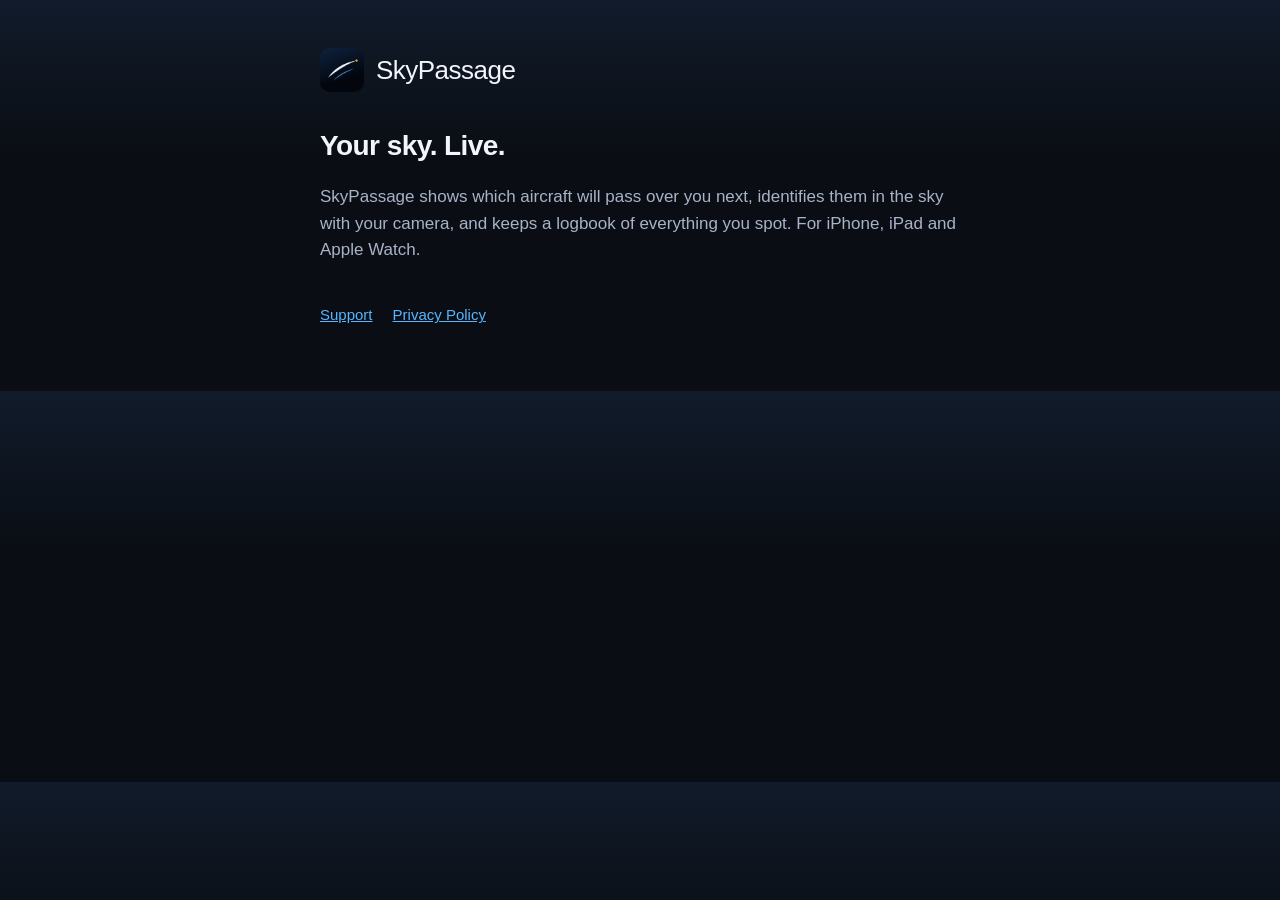
<file: index.html>
<!doctype html>
<html lang="en">
<head>
<meta charset="utf-8"><meta name="viewport" content="width=device-width, initial-scale=1">
<title>SkyPassage</title>
<link rel="stylesheet" href="style.css"><link rel="icon" href="icon.png">
</head>
<body><main>
<header><img src="icon.png" alt=""><span>SkyPassage</span></header>
<h1>Your sky. Live.</h1>
<p>SkyPassage shows which aircraft will pass over you next, identifies them in the sky with your camera, and keeps a logbook of everything you spot. For iPhone, iPad and Apple Watch.</p>
<nav><a href="support.html">Support</a><a href="privacy.html">Privacy Policy</a></nav>
</main></body>
</html>
</file>
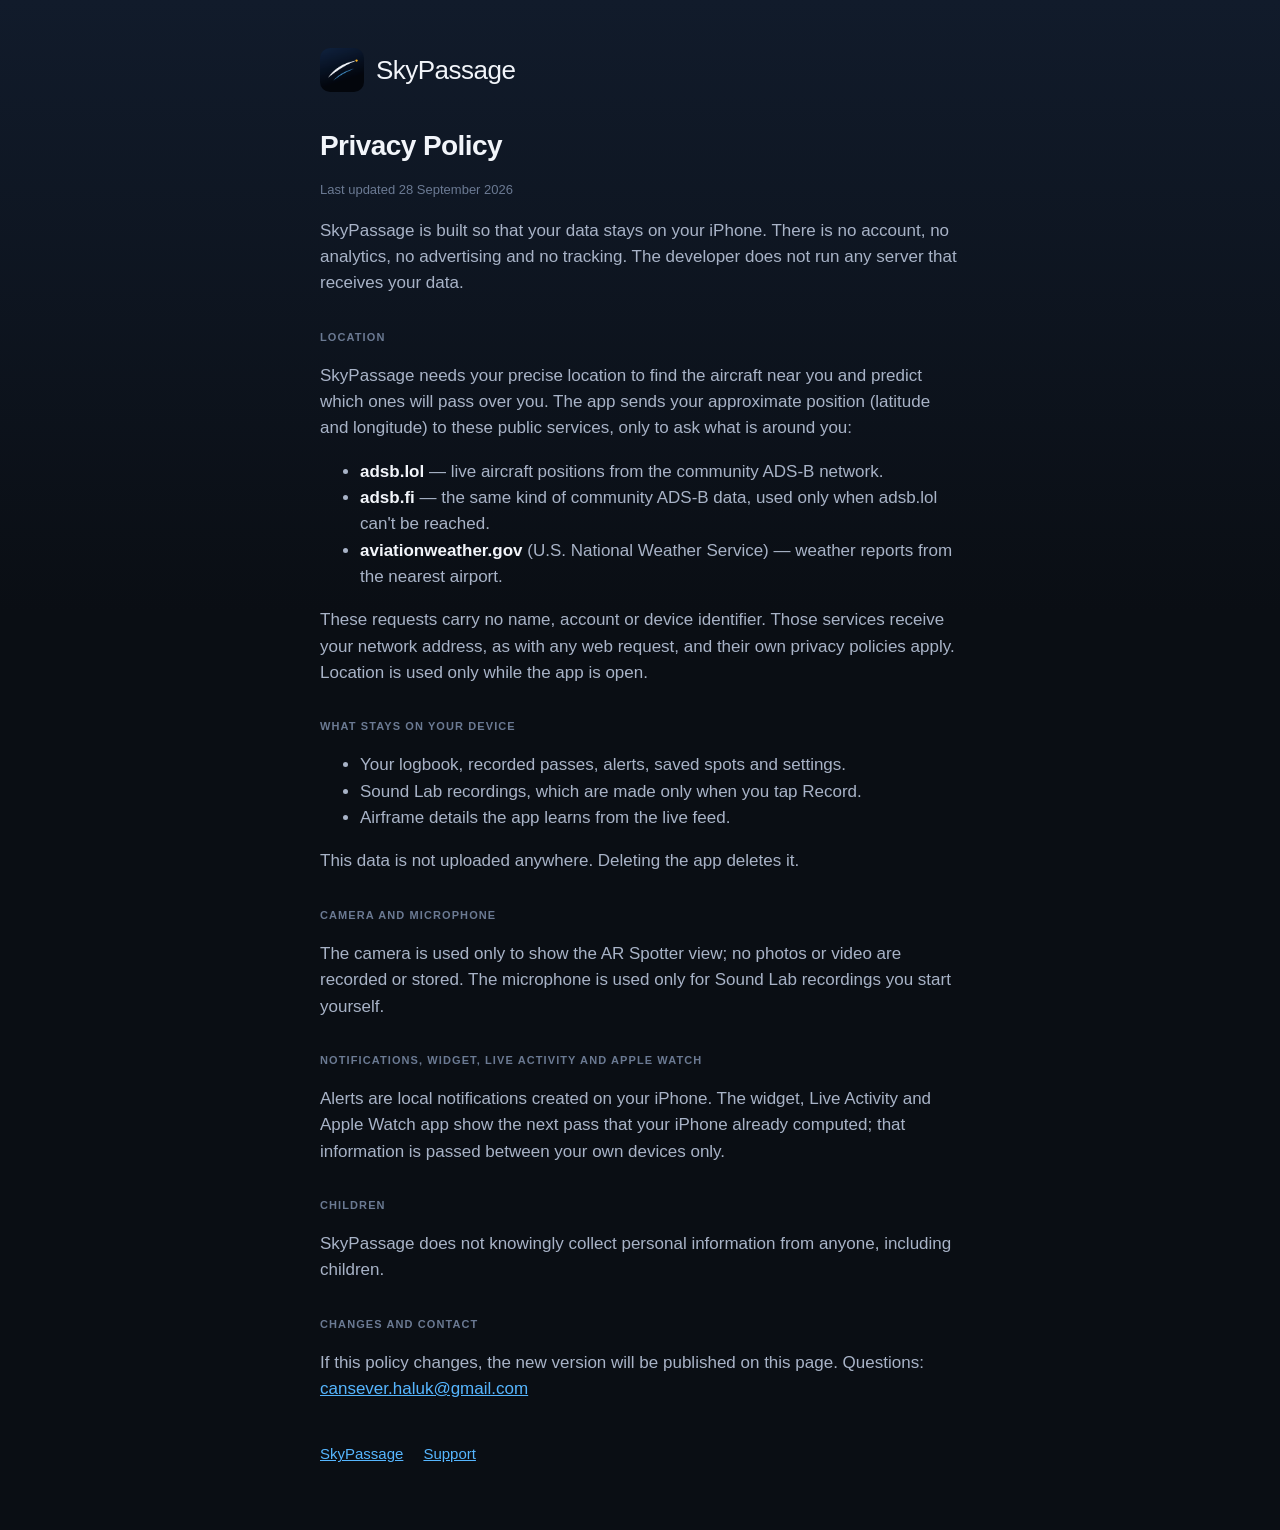
<file: privacy.html>
<!doctype html>
<html lang="en">
<head>
<meta charset="utf-8"><meta name="viewport" content="width=device-width, initial-scale=1">
<title>SkyPassage Privacy Policy</title>
<link rel="stylesheet" href="style.css"><link rel="icon" href="icon.png">
</head>
<body><main>
<header><img src="icon.png" alt=""><span>SkyPassage</span></header>
<h1>Privacy Policy</h1>
<p class="meta">Last updated 28 September 2026</p>

<p>SkyPassage is built so that your data stays on your iPhone. There is no account, no analytics, no advertising and no tracking. The developer does not run any server that receives your data.</p>

<h2>Location</h2>
<p>SkyPassage needs your precise location to find the aircraft near you and predict which ones will pass over you. The app sends your approximate position (latitude and longitude) to these public services, only to ask what is around you:</p>
<ul>
<li><strong>adsb.lol</strong> — live aircraft positions from the community ADS-B network.</li>
<li><strong>adsb.fi</strong> — the same kind of community ADS-B data, used only when adsb.lol can't be reached.</li>
<li><strong>aviationweather.gov</strong> (U.S. National Weather Service) — weather reports from the nearest airport.</li>
</ul>
<p>These requests carry no name, account or device identifier. Those services receive your network address, as with any web request, and their own privacy policies apply. Location is used only while the app is open.</p>

<h2>What stays on your device</h2>
<ul>
<li>Your logbook, recorded passes, alerts, saved spots and settings.</li>
<li>Sound Lab recordings, which are made only when you tap Record.</li>
<li>Airframe details the app learns from the live feed.</li>
</ul>
<p>This data is not uploaded anywhere. Deleting the app deletes it.</p>

<h2>Camera and microphone</h2>
<p>The camera is used only to show the AR Spotter view; no photos or video are recorded or stored. The microphone is used only for Sound Lab recordings you start yourself.</p>

<h2>Notifications, widget, Live Activity and Apple Watch</h2>
<p>Alerts are local notifications created on your iPhone. The widget, Live Activity and Apple Watch app show the next pass that your iPhone already computed; that information is passed between your own devices only.</p>

<h2>Children</h2>
<p>SkyPassage does not knowingly collect personal information from anyone, including children.</p>

<h2>Changes and contact</h2>
<p>If this policy changes, the new version will be published on this page. Questions: <a href="mailto:cansever.haluk@gmail.com">cansever.haluk@gmail.com</a></p>

<nav><a href="index.html">SkyPassage</a><a href="support.html">Support</a></nav>
</main></body>
</html>
</file>
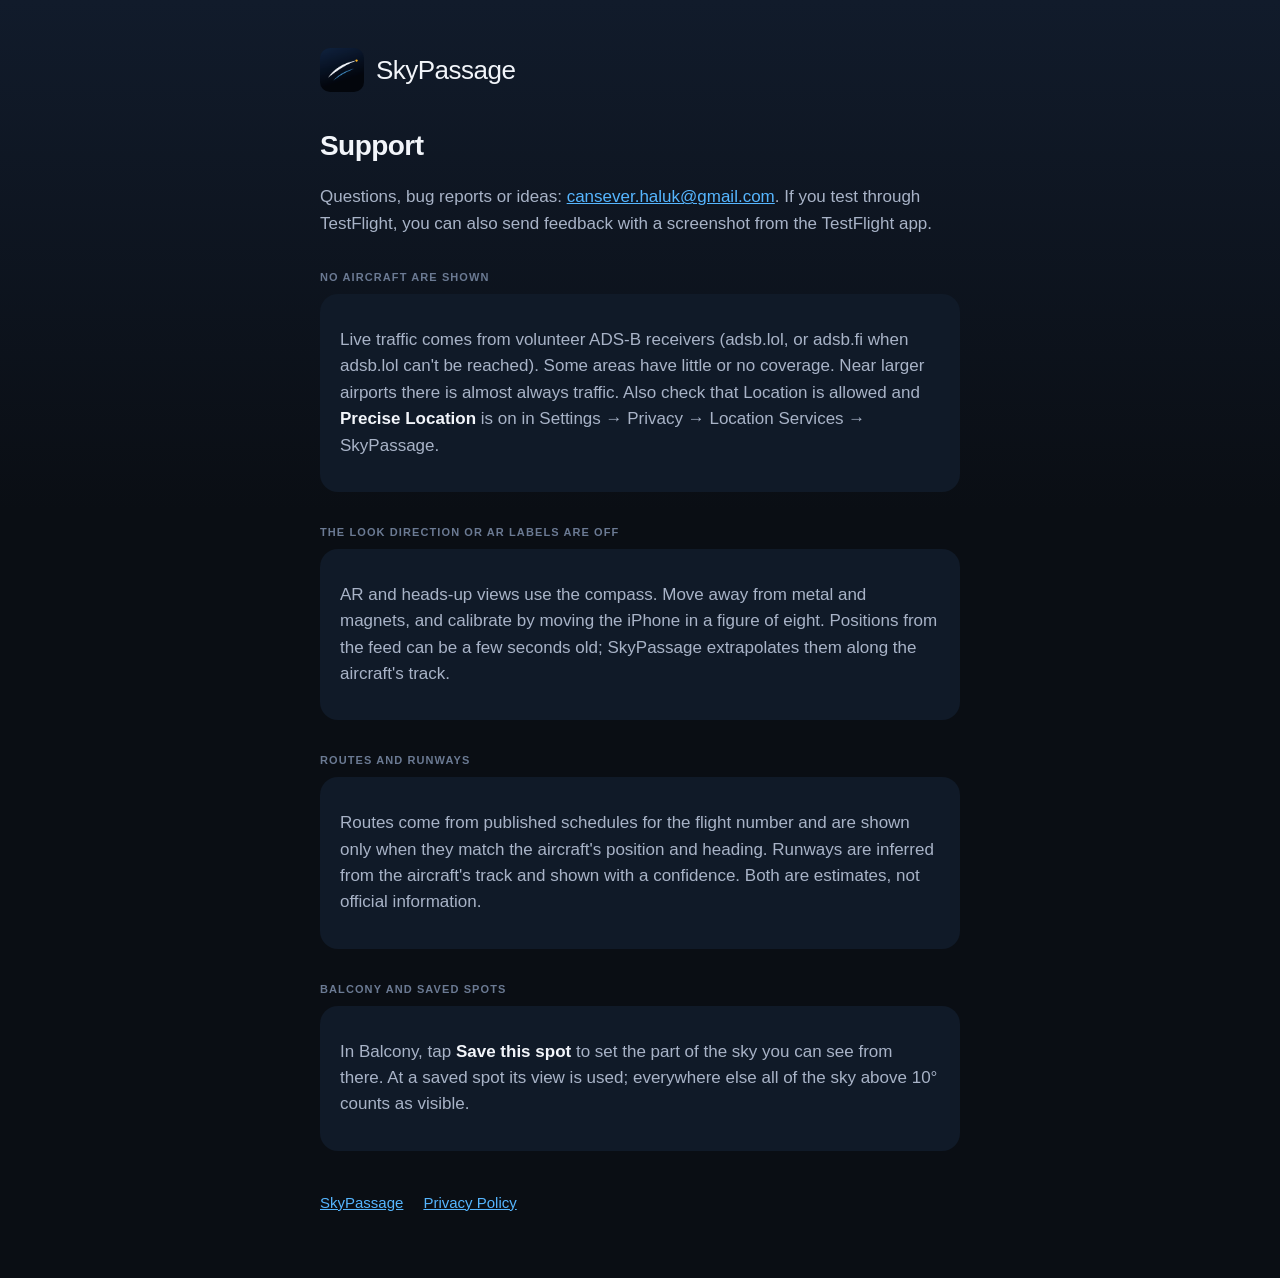
<file: support.html>
<!doctype html>
<html lang="en">
<head>
<meta charset="utf-8"><meta name="viewport" content="width=device-width, initial-scale=1">
<title>SkyPassage Support</title>
<link rel="stylesheet" href="style.css"><link rel="icon" href="icon.png">
</head>
<body><main>
<header><img src="icon.png" alt=""><span>SkyPassage</span></header>
<h1>Support</h1>
<p>Questions, bug reports or ideas: <a href="mailto:cansever.haluk@gmail.com?subject=SkyPassage">cansever.haluk@gmail.com</a>. If you test through TestFlight, you can also send feedback with a screenshot from the TestFlight app.</p>

<h2>No aircraft are shown</h2>
<div class="card"><p>Live traffic comes from volunteer ADS-B receivers (adsb.lol, or adsb.fi when adsb.lol can't be reached). Some areas have little or no coverage. Near larger airports there is almost always traffic. Also check that Location is allowed and <strong>Precise Location</strong> is on in Settings → Privacy → Location Services → SkyPassage.</p></div>

<h2>The look direction or AR labels are off</h2>
<div class="card"><p>AR and heads-up views use the compass. Move away from metal and magnets, and calibrate by moving the iPhone in a figure of eight. Positions from the feed can be a few seconds old; SkyPassage extrapolates them along the aircraft's track.</p></div>

<h2>Routes and runways</h2>
<div class="card"><p>Routes come from published schedules for the flight number and are shown only when they match the aircraft's position and heading. Runways are inferred from the aircraft's track and shown with a confidence. Both are estimates, not official information.</p></div>

<h2>Balcony and saved spots</h2>
<div class="card"><p>In Balcony, tap <strong>Save this spot</strong> to set the part of the sky you can see from there. At a saved spot its view is used; everywhere else all of the sky above 10° counts as visible.</p></div>

<nav><a href="index.html">SkyPassage</a><a href="privacy.html">Privacy Policy</a></nav>
</main></body>
</html>
</file>
<file: style.css>
:root { --bg: #0A0E14; --surface: #101A28; --text: #F2F5FA; --secondary: #A8B3C7; --tertiary: #6B7A93; --interface: #56B6FF; --target: #FFB020; }
* { box-sizing: border-box; }
body { margin: 0; background: linear-gradient(#111B2B, var(--bg) 40%); background-color: var(--bg); color: var(--text); font: 17px/1.55 -apple-system, BlinkMacSystemFont, "SF Pro Text", "Helvetica Neue", sans-serif; }
main { max-width: 680px; margin: 0 auto; padding: 48px 20px 64px; }
header { display: flex; align-items: center; gap: 12px; margin-bottom: 32px; }
header img { width: 44px; height: 44px; border-radius: 10px; }
header span { font-size: 26px; font-weight: 300; letter-spacing: -0.02em; }
h1 { font-size: 28px; font-weight: 600; letter-spacing: -0.02em; margin: 0 0 4px; }
h2 { font-size: 11px; font-weight: 600; letter-spacing: 0.1em; text-transform: uppercase; color: var(--tertiary); margin: 32px 0 8px; }
p, li { color: var(--secondary); }
strong { color: var(--text); font-weight: 600; }
a { color: var(--interface); }
.card { background: var(--surface); border-radius: 18px; padding: 16px 20px; }
.meta { color: var(--tertiary); font-size: 13px; }
nav { margin-top: 40px; font-size: 15px; display: flex; gap: 20px; }
</file>
